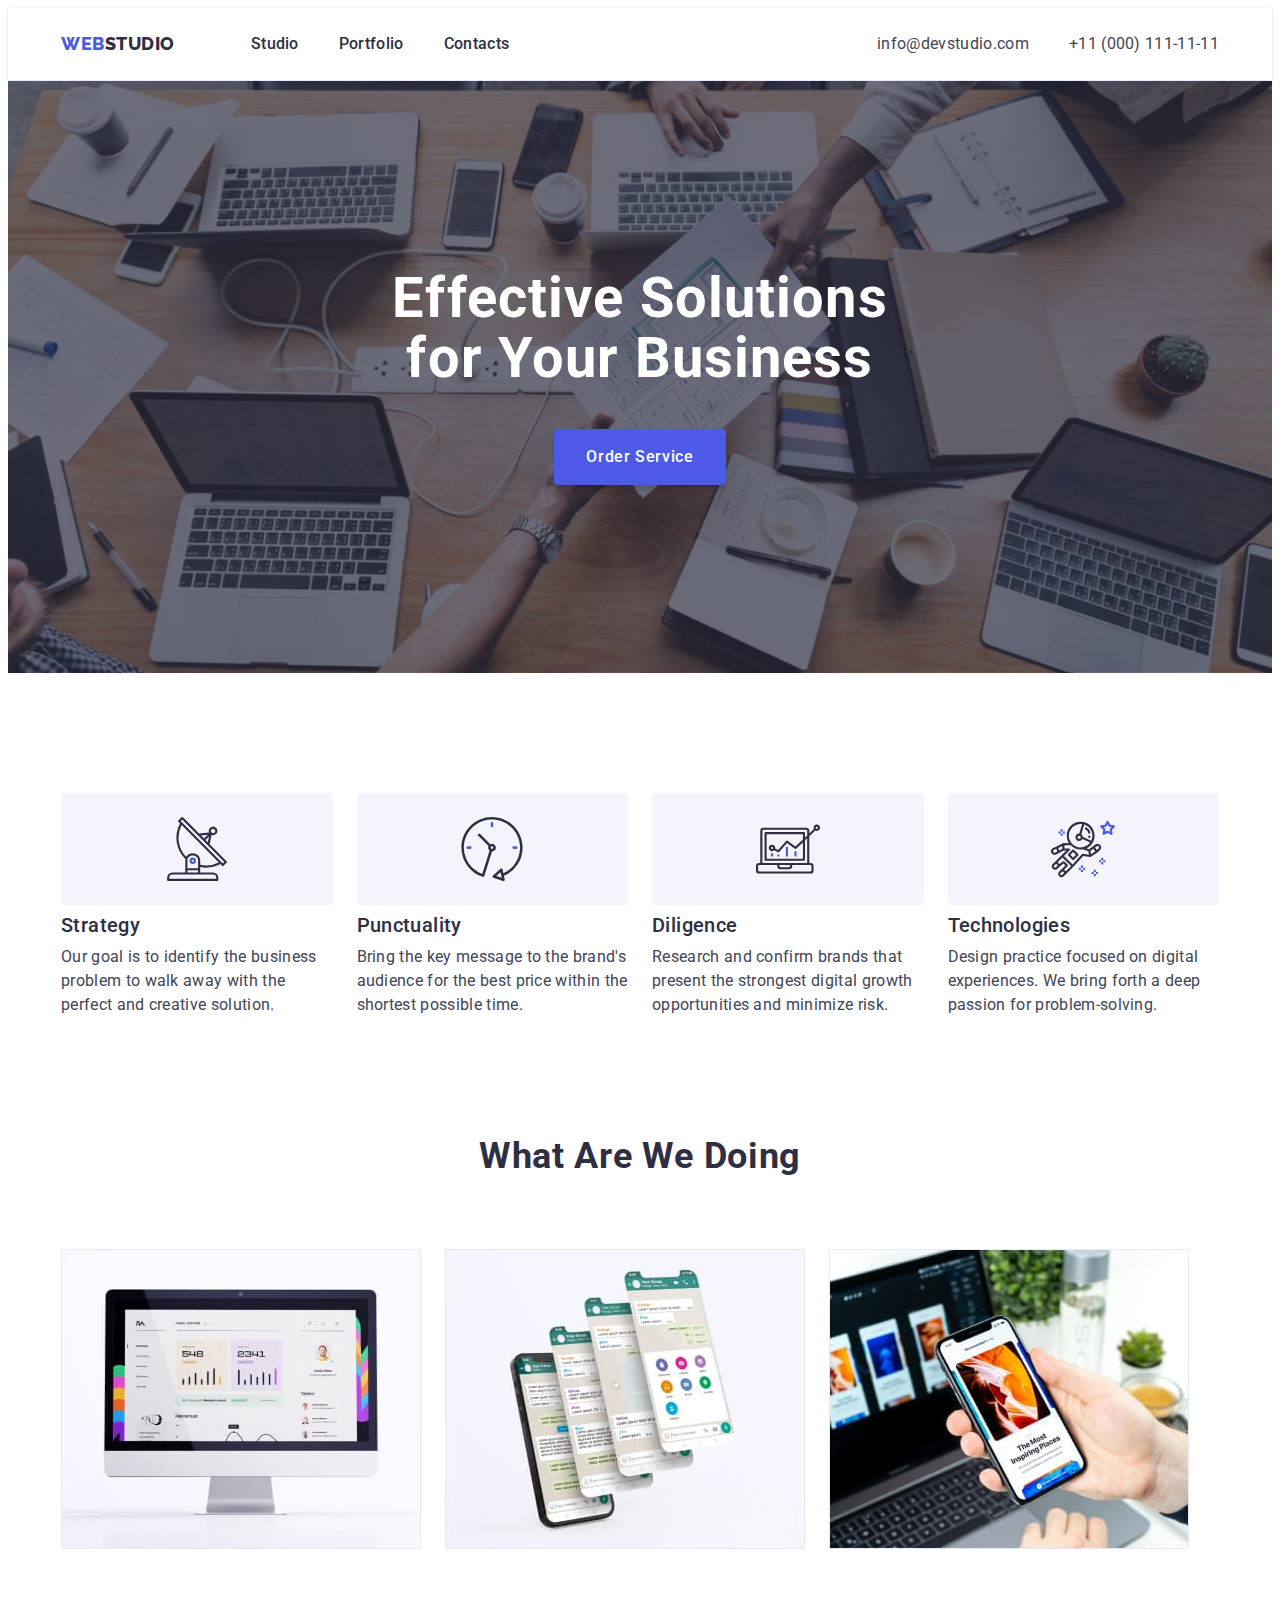
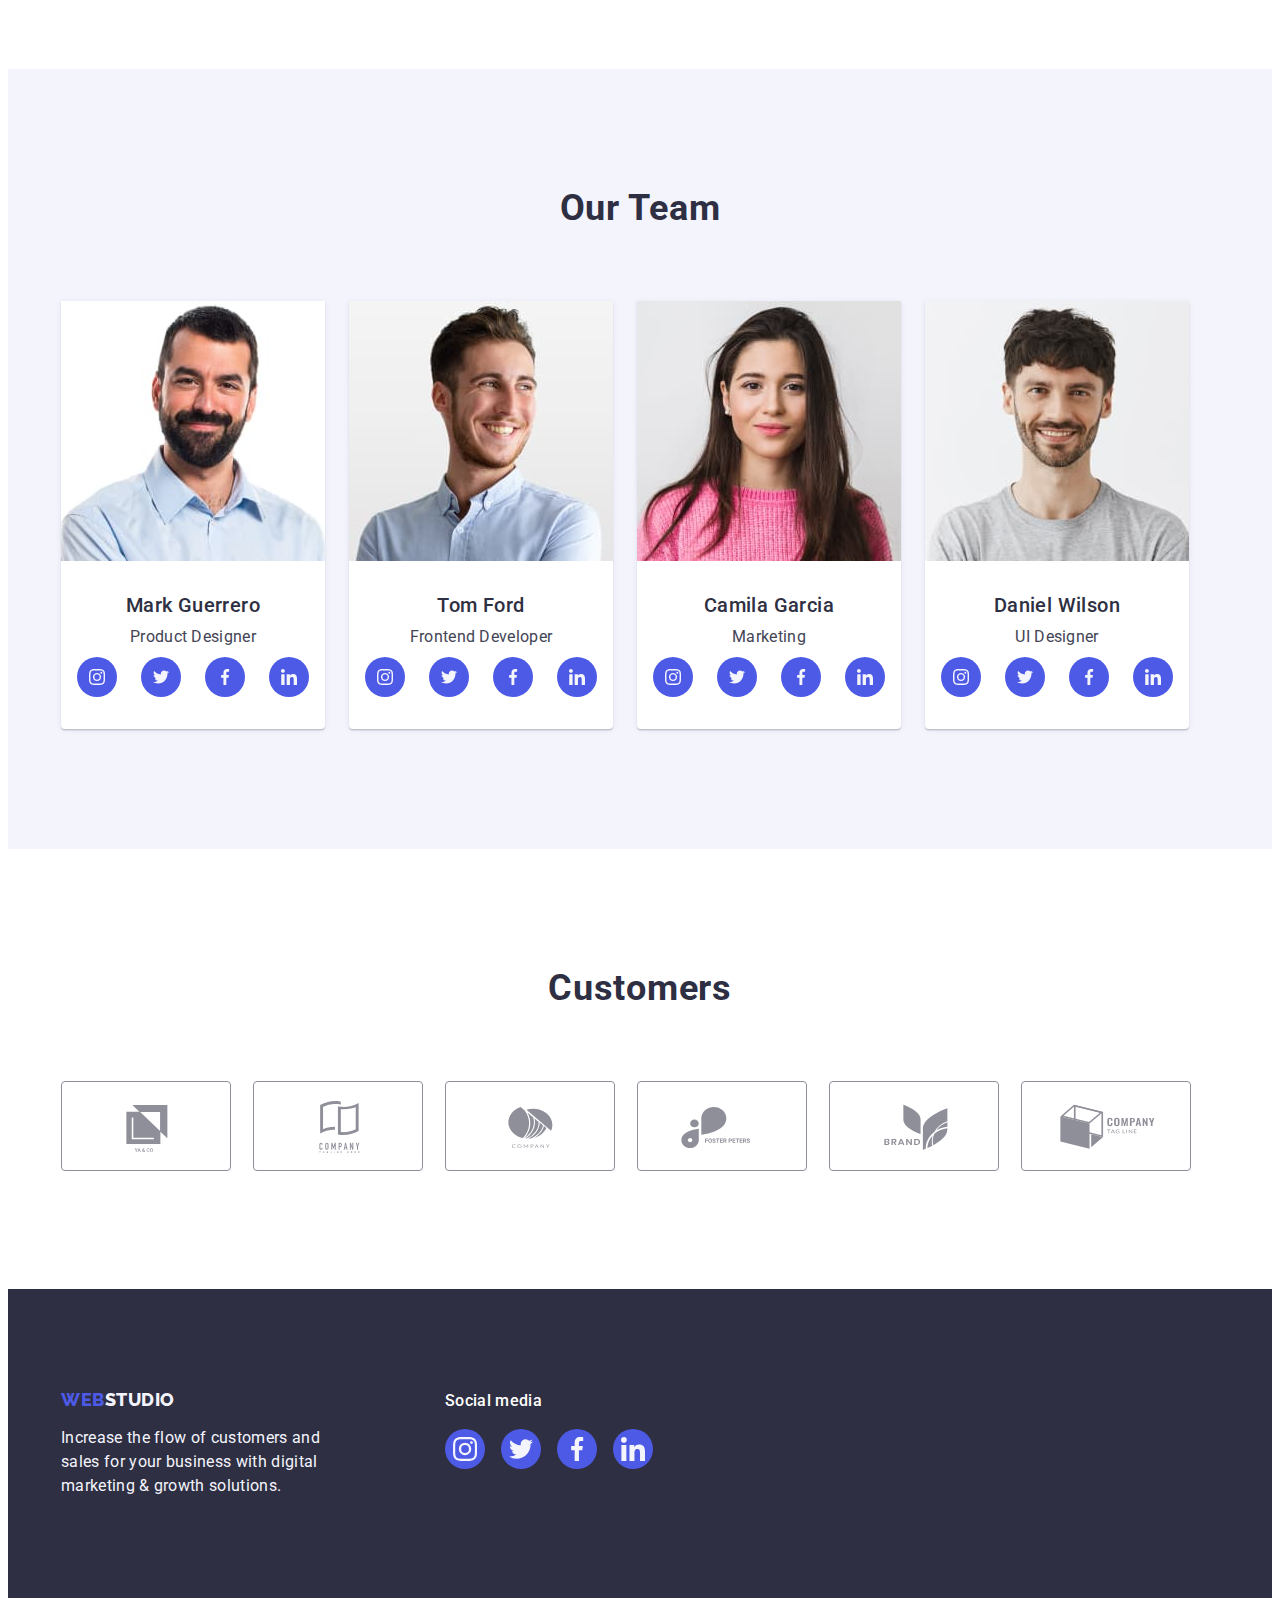
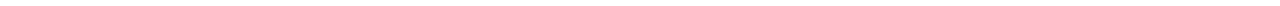
<file: index.html>
<!DOCTYPE html>
<html lang="en">
  <head>
    <meta charset="UTF-8" />
    <meta http-equiv="X-UA-Compatible" content="IE=edge" />
    <meta name="viewport" content="width=device-width, initial-scale=1.0" />
    <title>webstudio</title>
    <link rel="preconnect" href="https://fonts.googleapis.com" />
    <link rel="preconnect" href="https://fonts.gstatic.com" crossorigin />
    <link
      href="https://fonts.googleapis.com/css2?family=Raleway:wght@800&family=Roboto:wght@400;500;700;900&display=swap"
      rel="stylesheet"
    />
    <link
      rel="stylesheet"
      href="https://cdnjs.cloudflare.com/ajax/libs/modern-normalize/2.0.0/modern-normalize.min.css"
      integrity="sha512-4xo8blKMVCiXpTaLzQSLSw3KFOVPWhm/TRtuPVc4WG6kUgjH6J03IBuG7JZPkcWMxJ5huwaBpOpnwYElP/m6wg=="
      crossorigin="anonymous"
      referrerpolicy="no-referrer"
    />
    <link rel="stylesheet" href="./css/styles.css" />
  </head>
  <body>
    <header class="header">
      <div class="container header-conteiner">
        <nav class="header-navigation">
          <a href="./index.html" class="header-logo link"
            >Web<span class="header-logo-color">Studio</span></a
          >
          <ul class="header-nav-list list">
            <li>
              <a class="header-nav-link link" href="./index.html">Studio</a>
            </li>
            <li>
              <a class="header-nav-link link" href="./portfolio.html"
                >Portfolio</a
              >
            </li>
            <li><a class="header-nav-link link" href="">Contacts</a></li>
          </ul>
        </nav>
        <!-- силки на номер телефона  и адрес добавить -->
        <address class="header-address">
          <ul class="header-address-list list">
            <li>
              <a
                class="header-address-link link"
                href="mailto:info@devstudio.com"
                >info@devstudio.com</a
              >
            </li>
            <li>
              <a class="header-address-link link" href="tel:+110001111111"
                >+11 (000) 111-11-11</a
              >
            </li>
          </ul>
        </address>
      </div>
    </header>
    <main>
      <section class="hero">
        <div class="container">
          <h1 class="hero-title">Effective Solutions for Your Business</h1>
          <button class="hero-button" type="button">Order Service</button>
        </div>
      </section>

      <section class="about">
        <div class="container">
          <h2 class="about-title">about us</h2>

          <ul class="about-list list">
            <li class="about-width">
              <div class="about-element">
                <svg class="about-icon" width="64" height="64">
                  <use href="./images/icons.svg#icon-antenna"></use>
                </svg>
              </div>
              <h3 class="about-list-title">Strategy</h3>
              <p class="about-list-text">
                Our goal is to identify the business problem to walk away with
                the perfect and creative solution.
              </p>
            </li>
            <li class="about-width">
              <div class="about-element">
                <svg class="about-icon" width="64" height="64">
                  <use href="./images/icons.svg#icon-clock"></use>
                </svg>
              </div>
              <h3 class="about-list-title">Punctuality</h3>
              <p class="about-list-text">
                Bring the key message to the brand's audience for the best price
                within the shortest possible time.
              </p>
            </li>
            <li class="about-width">
              <div class="about-element">
                <svg class="about-icon" width="64" height="64">
                  <use href="./images/icons.svg#icon-diagram"></use>
                </svg>
              </div>
              <h3 class="about-list-title">Diligence</h3>
              <p class="about-list-text">
                Research and confirm brands that present the strongest digital
                growth opportunities and minimize risk.
              </p>
            </li>
            <li class="about-width">
              <div class="about-element">
                <svg class="about-icon" width="64" height="64">
                  <use href="./images/icons.svg#icon-astronaut"></use>
                </svg>
              </div>
              <h3 class="about-list-title">Technologies</h3>
              <p class="about-list-text">
                Design practice focused on digital experiences. We bring forth a
                deep passion for problem-solving.
              </p>
            </li>
          </ul>
        </div>
      </section>

      <section class="product">
        <div class="container">
          <h2 class="product-title">What are we doing</h2>
          <ul class="product-list list">
            <li class="product-about">
              <img
                class="img-product"
                src="./images/switching-on-the-monitor.jpg"
                alt="switching-on-the-monitor"
                width="360"
                height="300"
              />
            </li>
            <li class="product-about">
              <img
                class="img-product"
                src="./images/phone-screen.jpg"
                alt="phone-screen"
                width="360"
                height="300"
              />
            </li>
            <li class="product-about">
              <img
                class="img-product"
                src="./images/phone-in-hand.jpg"
                alt="phone-in-hand"
                width="360"
                height="300"
              />
            </li>
          </ul>
        </div>
      </section>
      <section class="team">
        <div class="container">
          <h2 class="team-title">Our Team</h2>
          <ul class="list team-list">
            <li class="team-img">
              <img
                class="team-list-img"
                src="./images/Mark-Guerrero.jpg"
                alt="Mark Guerrero"
                width="264"
                height="260"
              />

              <div class="team-info">
                <h3 class="team-list-title">Mark Guerrero</h3>
                <p class="team-list-text">Product Designer</p>
                <ul class="team-sol-list list">
                  <li class="team-sol-img">
                    <a
                      href=""
                      class="team-sol-link link"
                      target="_blank"
                      rel="noopener noreferrer"
                    >
                      <svg class="team-sol" width="16" height="16">
                        <use href="./images/icons.svg#icon-instagram"></use>
                      </svg>
                    </a>
                  </li>
                  <li class="team-sol-img">
                    <a
                      href=""
                      class="team-sol-link link"
                      target="_blank"
                      rel="noopener noreferrer"
                    >
                      <svg class="team-sol" width="16" height="16">
                        <use href="./images/icons.svg#icon-twitter"></use>
                      </svg>
                    </a>
                  </li>
                  <li class="team-sol-img">
                    <a
                      href=""
                      class="team-sol-link link"
                      target="_blank"
                      rel="noopener noreferrer"
                    >
                      <svg class="team-sol" width="16" height="16">
                        <use href="./images/icons.svg#icon-facebook"></use>
                      </svg>
                    </a>
                  </li>
                  <li class="team-sol-img">
                    <a
                      href=""
                      class="team-sol-link link"
                      target="_blank"
                      rel="noopener noreferrer"
                    >
                      <svg class="team-sol" width="16" height="16">
                        <use href="./images/icons.svg#icon-linkedin"></use>
                      </svg>
                    </a>
                  </li>
                </ul>
              </div>
            </li>
            <li class="team-img">
              <img
                class="team-list-img"
                src="./images//Tom-Ford.jpg"
                alt="Mark Guerrero"
                width="264"
                height="260"
              />
              <div class="team-info">
                <h3 class="team-list-title">Tom Ford</h3>
                <p class="team-list-text">Frontend Developer</p>
                <ul class="team-sol-list list">
                  <li class="team-sol-img">
                    <a
                      href=""
                      class="team-sol-link link"
                      target="_blank"
                      rel="noopener noreferrer"
                    >
                      <svg class="team-sol" width="16" height="16">
                        <use href="./images/icons.svg#icon-instagram"></use>
                      </svg>
                    </a>
                  </li>
                  <li class="team-sol-img">
                    <a
                      href=""
                      class="team-sol-link link"
                      target="_blank"
                      rel="noopener noreferrer"
                    >
                      <svg class="team-sol" width="16" height="16">
                        <use href="./images/icons.svg#icon-twitter"></use>
                      </svg>
                    </a>
                  </li>
                  <li class="team-sol-img">
                    <a
                      href=""
                      class="team-sol-link link"
                      target="_blank"
                      rel="noopener noreferrer"
                    >
                      <svg class="team-sol" width="16" height="16">
                        <use href="./images/icons.svg#icon-facebook"></use>
                      </svg>
                    </a>
                  </li>
                  <li class="team-sol-img">
                    <a
                      href=""
                      class="team-sol-link link"
                      target="_blank"
                      rel="noopener noreferrer"
                    >
                      <svg class="team-sol" width="16" height="16">
                        <use href="./images/icons.svg#icon-linkedin"></use>
                      </svg>
                    </a>
                  </li>
                </ul>
              </div>
            </li>
            <li class="team-img">
              <img
                class="team-list-img"
                src="./images/Camila-Garciajpg.jpg"
                alt="Camila-Garciajpg"
                width="264"
                height="260"
              />
              <div class="team-info">
                <h3 class="team-list-title">Camila Garcia</h3>
                <p class="team-list-text">Marketing</p>
                <ul class="team-sol-list list">
                  <li class="team-sol-img">
                    <a
                      href=""
                      class="team-sol-link link"
                      target="_blank"
                      rel="noopener noreferrer"
                    >
                      <svg class="team-sol" width="16" height="16">
                        <use href="./images/icons.svg#icon-instagram"></use>
                      </svg>
                    </a>
                  </li>
                  <li class="team-sol-img">
                    <a
                      href=""
                      class="team-sol-link link"
                      target="_blank"
                      rel="noopener noreferrer"
                    >
                      <svg class="team-sol" width="16" height="16">
                        <use href="./images/icons.svg#icon-twitter"></use>
                      </svg>
                    </a>
                  </li>
                  <li class="team-sol-img">
                    <a
                      href=""
                      class="team-sol-link link"
                      target="_blank"
                      rel="noopener noreferrer"
                    >
                      <svg class="team-sol" width="16" height="16">
                        <use href="./images/icons.svg#icon-facebook"></use>
                      </svg>
                    </a>
                  </li>
                  <li class="team-sol-img">
                    <a
                      href=""
                      class="team-sol-link link"
                      target="_blank"
                      rel="noopener noreferrer"
                    >
                      <svg class="team-sol" width="16" height="16">
                        <use href="./images/icons.svg#icon-linkedin"></use>
                      </svg>
                    </a>
                  </li>
                </ul>
              </div>
            </li>
            <li class="team-img">
              <img
                class="team-list-img"
                src="./images/Daniel-Wilson.jpg"
                alt="Daniel Wilson"
                width="264"
                height="260"
              />
              <div class="team-info">
                <h3 class="team-list-title">Daniel Wilson</h3>
                <p class="team-list-text">UI Designer</p>
                <ul class="team-sol-list list">
                  <li class="team-sol-img">
                    <a
                      href=""
                      class="team-sol-link link"
                      target="_blank"
                      rel="noopener noreferrer"
                    >
                      <svg class="team-sol" width="16" height="16">
                        <use href="./images/icons.svg#icon-instagram"></use>
                      </svg>
                    </a>
                  </li>
                  <li class="team-sol-img">
                    <a
                      href=""
                      class="team-sol-link link"
                      target="_blank"
                      rel="noopener noreferrer"
                    >
                      <svg class="team-sol" width="16" height="16">
                        <use href="./images/icons.svg#icon-twitter"></use>
                      </svg>
                    </a>
                  </li>
                  <li class="team-sol-img">
                    <a
                      href=""
                      class="team-sol-link link"
                      target="_blank"
                      rel="noopener noreferrer"
                    >
                      <svg class="team-sol" width="16" height="16">
                        <use href="./images/icons.svg#icon-facebook"></use>
                      </svg>
                    </a>
                  </li>
                  <li class="team-sol-img">
                    <a
                      href=""
                      class="team-sol-link link"
                      target="_blank"
                      rel="noopener noreferrer"
                    >
                      <svg class="team-sol" width="16" height="16">
                        <use href="./images/icons.svg#icon-linkedin"></use>
                      </svg>
                    </a>
                  </li>
                </ul>
              </div>
            </li>
          </ul>
        </div>
      </section>
      <section class="customers">
        <div class="container">
          <h2 class="customers-title">Customers</h2>
          <ul class="customers-list list">
            <li class="customers-item">
              <a href="" class="customers-link link">
                <svg class="customers-icon" width="104" height="56">
                  <use href="./images/icons.svg#icon-Logo-ya-co"></use>
                </svg>
              </a>
            </li>
            <li class="customers-item">
              <a href="" class="customers-link link">
                <svg class="customers-icon" width="104" height="56">
                  <use
                    href="./images/icons.svg#icon-Logo-company-tagline-here"
                  ></use>
                </svg>
              </a>
            </li>
            <li class="customers-item">
              <a href="" class="customers-link link">
                <svg class="customers-icon" width="104" height="56">
                  <use href="./images/icons.svg#icon-Logo-company"></use>
                </svg>
              </a>
            </li>
            <li class="customers-item">
              <a href="" class="customers-link link">
                <svg class="customers-icon" width="104" height="56">
                  <use href="./images/icons.svg#icon-Logo-foster-peters"></use>
                </svg>
              </a>
            </li>
            <li class="customers-item">
              <a href="" class="customers-link link">
                <svg class="customers-icon" width="104" height="56">
                  <use href="./images/icons.svg#icon-Logo-brand"></use>
                </svg>
              </a>
            </li>
            <li class="customers-item">
              <a href="" class="customers-link link">
                <svg class="customers-icon" width="104" height="56">
                  <use
                    href="./images/icons.svg#icon-Logo-company-tag-line"
                  ></use>
                </svg>
              </a>
            </li>
          </ul>
        </div>
      </section>
    </main>

    <footer class="footer">
      <div class="container list-footer">
        <div class="footer-logo-text">
          <a href="./index.html" class="footer-logo link"
            >Web<span class="footer-logo-color">Studio</span></a
          >
          <p class="footer-text">
            Increase the flow of customers and sales for your business with
            digital marketing & growth solutions.
          </p>
        </div>
        <div class="footer-social">
          <p class="social-text">Social media</p>
          <ul class="footer-social-list list">
            <li class="footer-social-img">
              <a
                href=""
                class="footer-social-link link"
                target="_blank"
                rel="noopener noreferrer"
              >
                <svg class="social-footer" width="24" height="24">
                  <use href="./images/icons.svg#icon-instagram"></use>
                </svg>
              </a>
            </li>
            <li class="footer-social-img">
              <a
                href=""
                class="footer-social-link link"
                target="_blank"
                rel="noopener noreferrer"
              >
                <svg class="social-footer" width="24" height="24">
                  <use href="./images/icons.svg#icon-twitter"></use>
                </svg>
              </a>
            </li>
            <li class="footer-social-img">
              <a
                href=""
                class="footer-social-link link"
                target="_blank"
                rel="noopener noreferrer"
              >
                <svg class="social-footer" width="24" height="24">
                  <use href="./images/icons.svg#icon-facebook"></use>
                </svg>
              </a>
            </li>
            <li class="footer-social-img">
              <a
                href=""
                class="footer-social-link link"
                target="_blank"
                rel="noopener noreferrer"
              >
                <svg class="social-footer" width="24" height="24">
                  <use href="./images/icons.svg#icon-linkedin"></use>
                </svg>
              </a>
            </li>
          </ul>
        </div>
      </div>
    </footer>
  </body>
</html>
</file>
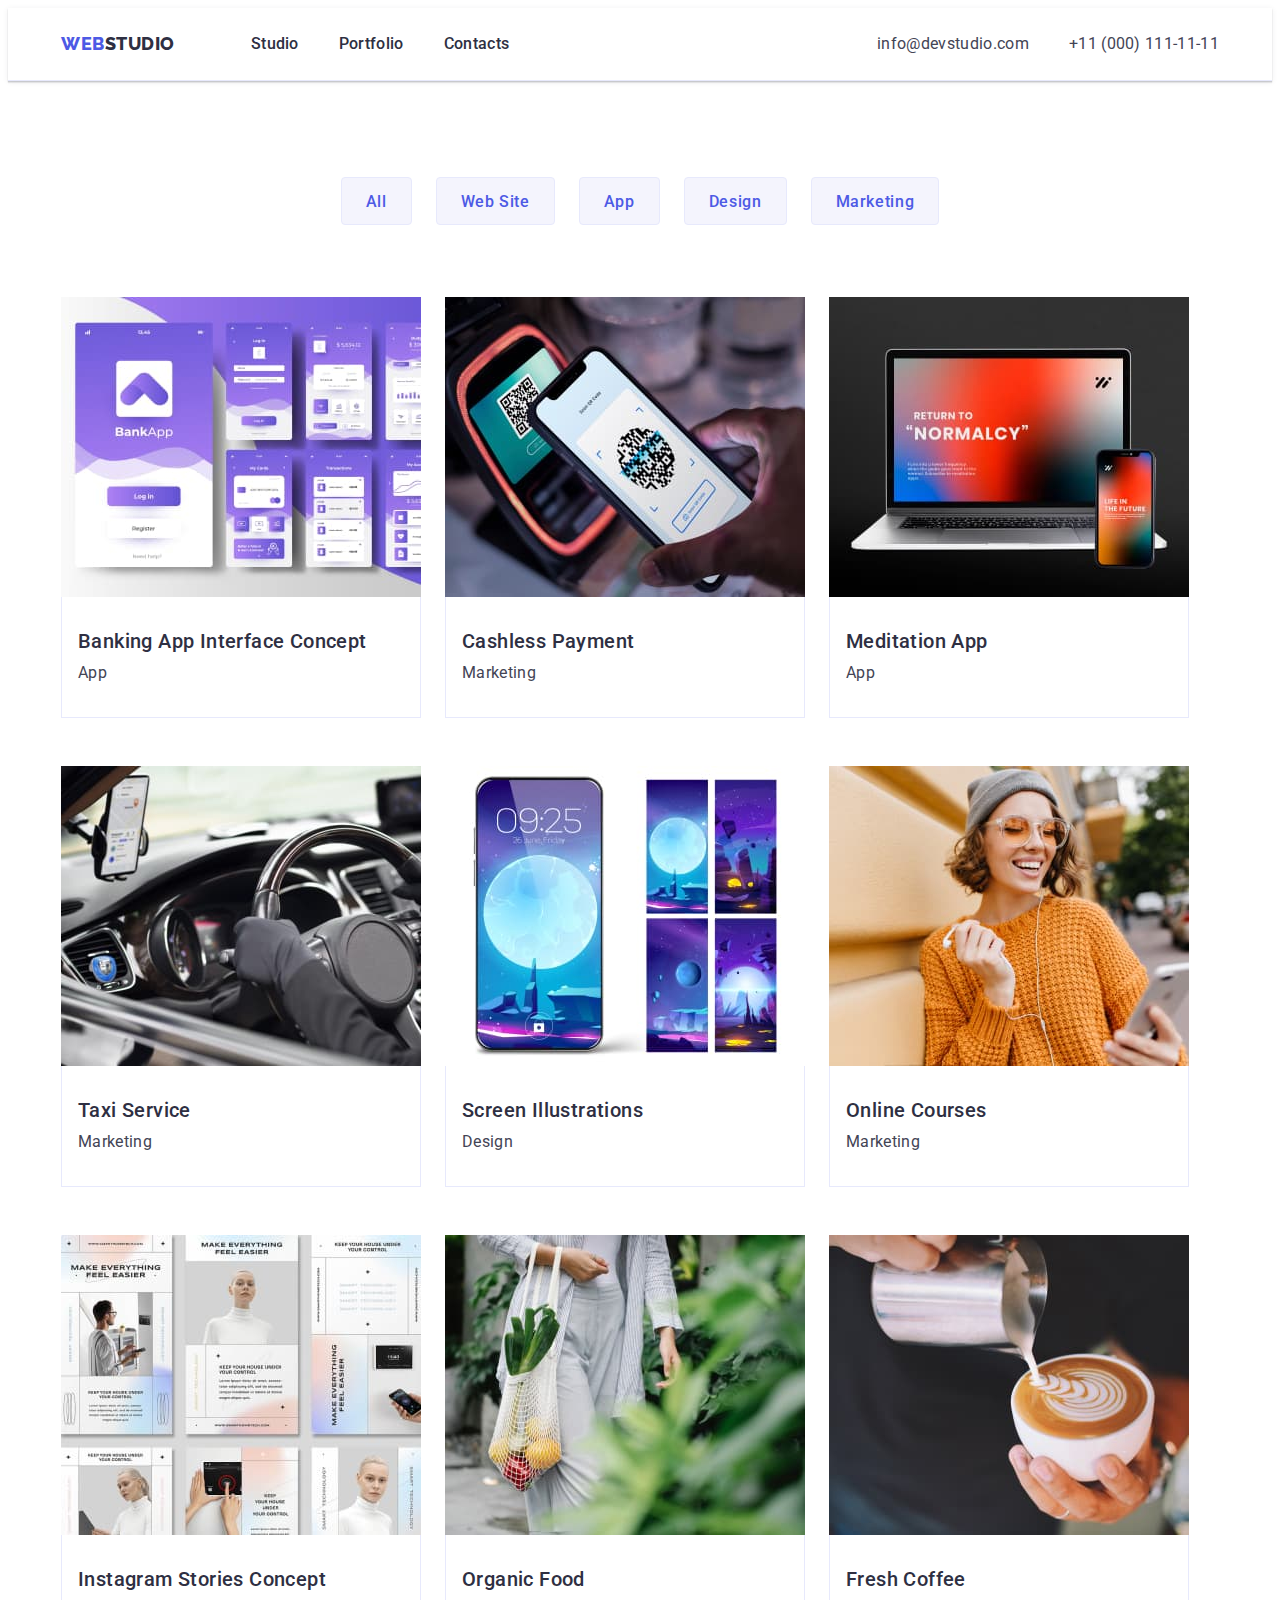
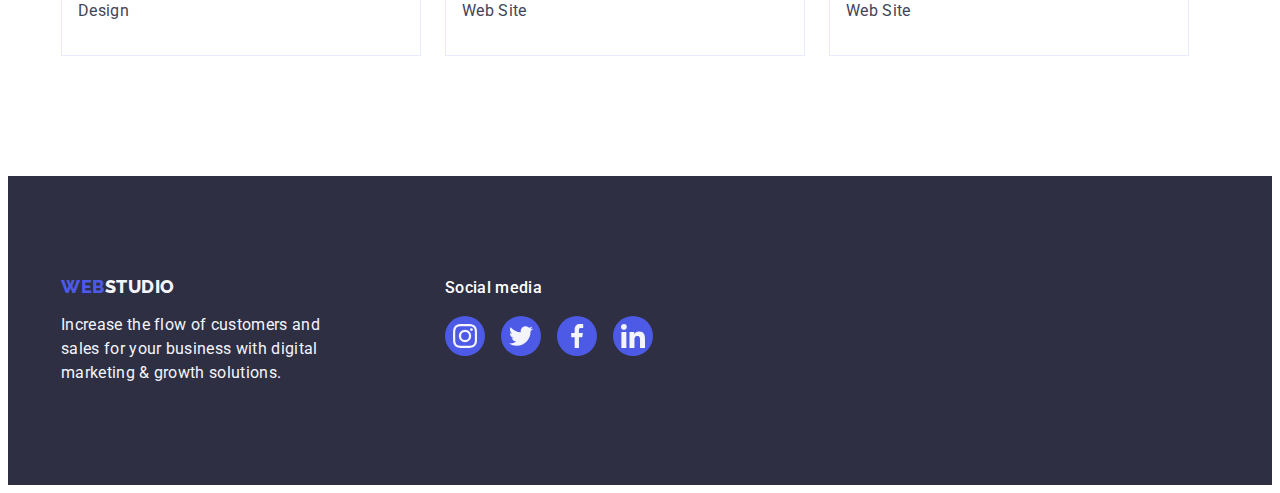
<file: portfolio.html>
<!DOCTYPE html>
<html lang="en">
  <head>
    <meta charset="UTF-8" />
    <meta http-equiv="X-UA-Compatible" content="IE=edge" />
    <meta name="viewport" content="width=device-width, initial-scale=1.0" />
    <title>Portfolio</title>
    <link rel="preconnect" href="https://fonts.googleapis.com" />
    <link rel="preconnect" href="https://fonts.gstatic.com" crossorigin />
    <link
      href="https://fonts.googleapis.com/css2?family=Raleway:wght@800&family=Roboto:wght@400;500;700;900&display=swap"
      rel="stylesheet"
    />
    <link
      rel="stylesheet"
      href="https://cdnjs.cloudflare.com/ajax/libs/modern-normalize/2.0.0/modern-normalize.min.css"
      integrity="sha512-4xo8blKMVCiXpTaLzQSLSw3KFOVPWhm/TRtuPVc4WG6kUgjH6J03IBuG7JZPkcWMxJ5huwaBpOpnwYElP/m6wg=="
      crossorigin="anonymous"
      referrerpolicy="no-referrer"
    />
    <link rel="stylesheet" href="./css/styles.css" />
  </head>
  <body>
    <header class="header">
      <div class="container header-conteiner">
        <nav class="header-navigation">
          <a href="./index.html" class="header-logo link"
            >Web<span class="header-logo-color">Studio</span></a
          >
          <ul class="header-nav-list list">
            <li>
              <a class="header-nav-link link" href="./index.html">Studio</a>
            </li>
            <li>
              <a class="header-nav-link link" href="./portfolio.html"
                >Portfolio</a
              >
            </li>
            <li><a class="header-nav-link link" href="">Contacts</a></li>
          </ul>
        </nav>
        <!-- силки на номер телефона  и адрес добавить -->
        <address class="header-address">
          <ul class="header-address-list list">
            <li>
              <a
                class="header-address-link link"
                href="mailto:info@devstudio.com"
                >info@devstudio.com</a
              >
            </li>
            <li>
              <a class="header-address-link link" href="tel:+110001111111"
                >+11 (000) 111-11-11</a
              >
            </li>
          </ul>
        </address>
      </div>
    </header>
    <main>
      <section class="portfolio">
        <div class="container">
          <h1 class="portfolio-title">portfolio</h1>
          <ul class="portfolio-list list">
            <li class="button-margin">
              <button class="button-filter" type="button">All</button>
            </li>
            <li>
              <button class="button-filter" type="button">Web Site</button>
            </li>
            <li><button class="button-filter" type="button">App</button></li>
            <li>
              <button class="button-filter" type="button">Design</button>
            </li>
            <li>
              <button class="button-filter" type="button">Marketing</button>
            </li>
          </ul>
          <ul class="list-img list">
            <li class="list-img-text">
              <a href="" class="list-text-img link">
                <img
                  class="img-margin"
                  src="./images/bank-app.jpg"
                  alt="bank-app"
                  width="360"
                  height="300"
                />
                <div class="list-info">
                  <h2 class="portfolio-item-title">
                    Banking App Interface Concept
                  </h2>
                  <p class="portfolio-text">App</p>
                </div>
              </a>
            </li>
            <li class="list-img-text">
              <a href="" class="list-text-img link">
                <img
                  class="img-margin"
                  src="./images/phone-scans-qr-code.jpg"
                  alt="phone-scans-qr-code"
                  width="360"
                  height="300"
                />
                <div class="list-info">
                  <h2 class="portfolio-item-title">Cashless Payment</h2>
                  <p class="portfolio-text">Marketing</p>
                </div>
              </a>
            </li>
            <li class="list-img-text">
              <a href="" class="list-text-img link">
                <img
                  class="img-margin"
                  src="./images/phone-in-the-background-laptop.jpg"
                  alt="phone in the background laptop"
                  width="360"
                  height="300"
                />
                <div class="list-info">
                  <h2 class="portfolio-item-title">Meditation App</h2>
                  <p class="portfolio-text">App</p>
                </div>
              </a>
            </li>
            <li class="list-img-text">
              <a href="" class="list-text-img link">
                <img
                  class="img-margin"
                  src="./images/taxi-car-interior-view.jpg"
                  alt="taxi car interior view"
                  width="360"
                  height="300"
                />
                <div class="list-info">
                  <h2 class="portfolio-item-title">Taxi Service</h2>
                  <p class="portfolio-text">Marketing</p>
                </div>
              </a>
            </li>
            <li class="list-img-text">
              <a href="" class="list-text-img link">
                <img
                  class="img-margin"
                  src="./images/screen-saver.jpg"
                  alt="screen saver"
                  width="360"
                  height="300"
                />
                <div class="list-info">
                  <h2 class="portfolio-item-title">Screen Illustrations</h2>
                  <p class="portfolio-text">Design</p>
                </div>
              </a>
            </li>
            <li class="list-img-text">
              <a href="" class="list-text-img link">
                <img
                  class="img-margin"
                  src="./images/girl-estens-to-the-course.jpg"
                  alt="girl lestens to the course"
                  width="360"
                  height="300"
                />
                <div class="list-info">
                  <h2 class="portfolio-item-title">Online Courses</h2>
                  <p class="portfolio-text">Marketing</p>
                </div>
              </a>
            </li>
            <li class="list-img-text">
              <a href="" class="list-text-img link">
                <img
                  class="img-margin"
                  src="./images/instagram-stories.jpg"
                  alt="nstagram stories"
                  width="360"
                  height="300"
                />
                <div class="list-info">
                  <h2 class="portfolio-item-title">
                    Instagram Stories Concept
                  </h2>
                  <p class="portfolio-text">Design</p>
                </div>
              </a>
            </li>
            <li class="list-img-text">
              <a href="" class="list-text-img link">
                <img
                  class="img-margin"
                  src="./images/organic-foot-in-a-bag.jpg"
                  alt="organic foot in a bag"
                  width="360"
                  height="300"
                />
                <div class="list-info">
                  <h2 class="portfolio-item-title">Organic Food</h2>
                  <p class="portfolio-text">Web Site</p>
                </div>
              </a>
            </li>
            <li class="list-img-text">
              <a href="" class="list-text-img link">
                <img
                  class="img-margin"
                  src="./images/a-cup-of-coffee.jpg"
                  alt="a cup of coffee"
                  width="360"
                  height="300"
                />
                <div class="list-info">
                  <h2 class="portfolio-item-title">Fresh Coffee</h2>
                  <p class="portfolio-text">Web Site</p>
                </div>
              </a>
            </li>
          </ul>
        </div>
      </section>
    </main>
    <footer class="footer">
      <div class="container list-footer">
        <div class="footer-logo-text">
          <a href="./index.html" class="footer-logo link"
            >Web<span class="footer-logo-color">Studio</span></a
          >
          <p class="footer-text">
            Increase the flow of customers and sales for your business with
            digital marketing & growth solutions.
          </p>
        </div>
        <div class="footer-social">
          <p class="social-text">Social media</p>
          <ul class="footer-social-list list">
            <li class="footer-social-img">
              <a
                href=""
                class="footer-social-link link"
                target="_blank"
                rel="noopener noreferrer"
              >
                <svg class="social-footer" width="24" height="24">
                  <use href="./images/icons.svg#icon-instagram"></use>
                </svg>
              </a>
            </li>
            <li class="footer-social-img">
              <a
                href=""
                class="footer-social-link link"
                target="_blank"
                rel="noopener noreferrer"
              >
                <svg class="social-footer" width="24" height="24">
                  <use href="./images/icons.svg#icon-twitter"></use>
                </svg>
              </a>
            </li>
            <li class="footer-social-img">
              <a
                href=""
                class="footer-social-link link"
                target="_blank"
                rel="noopener noreferrer"
              >
                <svg class="social-footer" width="24" height="24">
                  <use href="./images/icons.svg#icon-facebook"></use>
                </svg>
              </a>
            </li>
            <li class="footer-social-img">
              <a
                href=""
                class="footer-social-link link"
                target="_blank"
                rel="noopener noreferrer"
              >
                <svg class="social-footer" width="24" height="24">
                  <use href="./images/icons.svg#icon-linkedin"></use>
                </svg>
              </a>
            </li>
          </ul>
        </div>
      </div>
    </footer>
  </body>
</html>
</file>
<file: css/styles.css>
body {
  font-family: "Roboto", sans-serif;
  color: var(--text-color);
  background-color: var(--white-color);
}

p,
h1,
h2,
h3 {
  margin: 0;
}
ul {
  padding: 0;
  margin: 0;
}
img {
  display: block;
}

:root {
  --text-color: #434455;
  --active-color: #404bbf;
  --brand-color: #4d5ae5;
  --text-color-second: #2e2f42;
  --dark-white-color: #f4f4fd;
  --white-color: #ffffff;
}

.list {
  list-style: none;
}

.link {
  text-decoration: none;
}

.container {
  width: 1158px;
  padding: 0 15px 0 15px;
  margin: 0 auto;
}
/* -----------------   HEADER  ---------------------- */
.header {
  border-bottom: 1px solid #e7e9fc;
  box-shadow: 0px 2px 1px rgba(46, 47, 66, 0.08),
    0px 1px 1px rgba(46, 47, 66, 0.16), 0px 1px 6px rgba(46, 47, 66, 0.08);
}
.header-conteiner {
  display: flex;
  align-items: center;
}

.header-navigation {
  display: flex;
  align-items: center;
}

.header-nav-list {
  display: flex;
  gap: 40px;
}

.header-address {
  font-style: normal;
}

.header-address-list {
  display: flex;
  gap: 40px;
}
.header-logo {
  font-family: "Raleway", sans-serif;
  font-style: normal;
  font-weight: 800;
  font-size: 18px;
  line-height: 1.17;
  letter-spacing: 0.03em;
  text-transform: uppercase;
  color: var(--brand-color);
  margin-right: 76px;
}
.header-logo-color {
  color: var(--text-color-second);
}
.header-nav-link {
  font-style: normal;
  font-weight: 500;
  font-size: 16px;
  line-height: 1.5;
  letter-spacing: 0.02em;
  color: var(--text-color-second);
  display: block;
  padding-top: 24px;
  padding-bottom: 24px;
}
.header-nav-link:hover,
.header-nav-link:focus {
  color: var(--active-color);
}

.header-address {
  margin-left: auto;
}
.header-address-link {
  font-style: normal;
  font-size: 16px;
  line-height: 1.5;
  letter-spacing: 0.02em;
  color: var(--text-color);
}
.header-address-link:hover,
.header-address-link:focus {
  color: var(--active-color);
}

/* -----------------   HERO  ---------------------- */
.hero {
  background-color: var(--text-color-second);
  max-width: 1440px;
  margin: 0 auto;
  background-image: linear-gradient(
      rgba(46, 47, 66, 0.7),
      rgba(46, 47, 66, 0.7)
    ),
    url(../images/people-office.jpg);
  background-repeat: no-repeat;
  background-position: center;
  background-size: cover;
  text-align: center;
  padding-top: 188px;
  padding-bottom: 188px;
}

.hero-title {
  font-size: 56px;
  line-height: 1.07;
  letter-spacing: 0.02em;
  color: var(--white-color);

  max-width: 496px;
  margin: 0 auto 40px;
}

.hero-button {
  min-width: 169px;
  height: 56px;
  display: block;
  border-radius: 4px;
  padding: 16px 32px;
  cursor: pointer;
  margin: 0 auto;

  box-shadow: 0px 4px 4px rgba(0, 0, 0, 0.15);

  border: none;
  background-color: var(--brand-color);

  font-family: inherit;
  font-weight: 500;
  font-size: 16px;
  line-height: 1.5;
  letter-spacing: 0.04em;
  color: var(--white-color);
}
.hero-button:hover,
.hero-button:focus {
  background-color: var(--active-color);
  cursor: pointer;
}
/*  -----------------   ABOUT  --------------------*/
.about {
  padding-top: 120px;
  padding-bottom: 120px;
}

.about-list {
  display: flex;
  gap: 24px;
}
.about-element {
  display: flex;
  align-items: center;
  justify-content: center;

  height: 112px;

  background: #f4f4fd;
  border-radius: 4px;
  margin-bottom: 8px;
}

.about-title {
  position: absolute;
  width: 1px;
  height: 1px;
  margin: -1px;
  border: 0;
  padding: 0;
  white-space: nowrap;
  clip-path: inset(100%);
  clip: rect(0 0 0 0);
  overflow: hidden;
}
.about-width {
  width: 25%;
}

.about-list-title {
  margin-bottom: 8px;
  font-weight: 500;
  font-size: 20px;
  line-height: 1.2;
  letter-spacing: 0.02em;
  color: var(--text-color-second);
}

.about-list-text {
  font-size: 16px;
  line-height: 1.5;
  letter-spacing: 0.02em;
  color: var(--text-color);
}

/* -----------------   PRODUСT  --------------------- */
.product {
  padding-bottom: 120px;
}
.product-title {
  background-color: var(--white-color);
  margin-bottom: 72px;

  font-weight: 700;
  font-size: 36px;
  line-height: 1.11;
  text-align: center;
  letter-spacing: 0.02em;
  text-transform: capitalize;
  color: var(--text-color-second);
}
.product-list {
  display: flex;
  gap: 24px;
}

/* -----------------   Team  --------------------- */
.team {
  background-color: var(--dark-white-color);
  padding-top: 120px;
  padding-bottom: 120px;
}
.team-title {
  margin-bottom: 72px;
  font-weight: 700;
  font-size: 36px;
  line-height: 1.11;
  text-align: center;
  letter-spacing: 0.02em;
  text-transform: capitalize;
  color: var(--text-color-second);
}

.team-list {
  display: flex;
  gap: 24px;
}

.team-img {
  background-color: var(--white-color);
  box-shadow: 0px 1px 6px rgba(46, 47, 66, 0.08),
    0px 1px 1px rgba(46, 47, 66, 0.16), 0px 2px 1px rgba(46, 47, 66, 0.08);
  border-radius: 0px 0px 4px 4px;
}
.team-info {
  padding: 32px 16px;
}
.team-list-title {
  font-weight: 500;
  font-size: 20px;
  line-height: 1.2;
  text-align: center;
  letter-spacing: 0.02em;
  color: var(--text-color-second);
  margin-bottom: 8px;
  text-align: center;
}

.team-list-text {
  font-size: 16px;
  line-height: 1.5;
  text-align: center;
  letter-spacing: 0.02em;
  color: var(--text-color);
  padding-bottom: 8px;
}
.team-sol {
  fill: #f4f4fd;
}
.team-sol-list {
  display: flex;
  justify-content: center;
  gap: 24px;
}
.team-sol-img {
  width: 40px;
  height: 40px;
}
.team-sol-link {
  width: 100%;
  height: 100%;
  color: #8e8f99;
  background-color: #4d5ae5;
  border-radius: 50%;
  display: flex;
  justify-content: center;
  align-items: center;
}
.team-sol-link:hover,
.team-sol-link:focus {
  background-color: #404bbf;
}

/* -----------------   Customer  --------------------- */
.customers {
  background-color: var(--white-color);
  padding-top: 120px;
  padding-bottom: 120px;
}
.customers-title {
  font-size: 36px;
  line-height: 1.11;
  text-align: center;
  letter-spacing: 0.02em;
  margin-bottom: 72px;
  color: #2e2f42;
}
.customers-list {
  display: flex;
  gap: 24px;
}
.customers-item {
  width: 168px;
  height: 88px;
}
.customers-link {
  width: 100%;
  height: 100%;
  border: 1px solid #8e8f99;
  border-radius: 4px;
  display: flex;
  align-items: center;
  justify-content: center;
  color: #8e8f99;
}
.customers-link:hover,
.customers-link:focus {
  color: #404bbf;
  border-color: #404bbf;
}
.customers-icon {
  fill: currentColor;
}
/* -----------------   FOOTER  --------------------- */
.footer {
  background-color: var(--text-color-second);
  padding-top: 100px;
  padding-bottom: 100px;
}
.list-footer {
  display: flex;
  align-items: baseline;
}

.footer-logo-text {
  margin-right: 120px;
}

.footer-logo {
  font-family: "Raleway", sans-serif;
  font-style: normal;
  font-weight: 800;
  font-size: 18px;
  line-height: 1.17;
  letter-spacing: 0.03em;
  text-transform: uppercase;
  color: var(--brand-color);
  display: inline-block;
  margin-bottom: 16px;
}
.footer-logo-color {
  color: var(--dark-white-color);
}
.footer-text {
  width: 264px;
  font-size: 16px;
  line-height: 1.5;
  letter-spacing: 0.02em;
  color: var(--dark-white-color);
}
.footer-social {
  width: 208px;
  height: 80px;
}
.social-text {
  font-weight: 500;
  font-size: 16px;
  line-height: 1.5;
  letter-spacing: 0.02em;
  color: #ffffff;
  margin-bottom: 16px;
  margin-top: 0;
}

.footer-social-list {
  display: flex;
  gap: 16px;
}
.footer-social-img {
  width: 40px;
  height: 40px;
}
.footer-social-link {
  width: 100%;
  height: 100%;
  background-color: #4d5ae5;
  border-radius: 50%;
  font-size: 0;
  display: flex;
  justify-content: center;
  align-items: center;
}
.social-footer {
  fill: #f4f4fd;
}
.footer-social-link:hover,
.footer-social-link:focus {
  background-color: #31d0aa;
}
/* __________PORTFOLIO ST#2_____________ */
.portfolio {
  padding-top: 96px;
  padding-bottom: 120px;
}

.portfolio-title {
  position: absolute;
  width: 1px;
  height: 1px;
  margin: -1px;
  border: 0;
  padding: 0;
  white-space: nowrap;
  clip-path: inset(100%);
  clip: rect(0 0 0 0);
  overflow: hidden;
}
.portfolio-list {
  display: flex;
  gap: 24px;
  justify-content: center;
  margin-bottom: 72px;
}

.button-filter {
  min-width: 69px;
  height: 48px;
  display: inline-block;
  border: 1px solid #e7e9fc;
  border-radius: 4px;
  padding: 12px 24px;

  background-color: var(--dark-white-color);
  font-family: inherit;
  font-weight: 500;
  font-size: 16px;
  line-height: 1.5;
  text-align: center;
  letter-spacing: 0.04em;
  color: var(--brand-color);
  cursor: pointer;
}

.button-filter:hover,
.button-filter:focus {
  background-color: var(--active-color);
  color: var(--white-color);
  box-shadow: 0px 3px 1px rgba(0, 0, 0, 0.1), 0px 2px 1px rgba(0, 0, 0, 0.08),
    0px 2px 2px rgba(0, 0, 0, 0.12);
  border: 1px solid transparent;
}

.portfolio-item-title {
  margin-bottom: 8px;
  font-weight: 500;
  font-size: 20px;
  line-height: 1.2;
  letter-spacing: 0.02em;
  color: var(--text-color-second);
}
.list-img {
  display: flex;
  flex-wrap: wrap;
  row-gap: 48px;
  column-gap: 24px;
}
.list-text-img {
  display: block;
}
.list-info {
  padding: 32px 16px;
  border: 1px solid #e7e9fc;
  border-top: none;
}

.portfolio-text {
  font-size: 16px;
  line-height: 1.5;
  letter-spacing: 0.02em;
  color: var(--text-color);
}
.list-text-img:hover,
.list-text-img:focus {
  box-shadow: 0px 1px 6px rgba(46, 47, 66, 0.08),
    0px 1px 1px rgba(46, 47, 66, 0.16), 0px 2px 1px rgba(46, 47, 66, 0.08);
}
</file>
